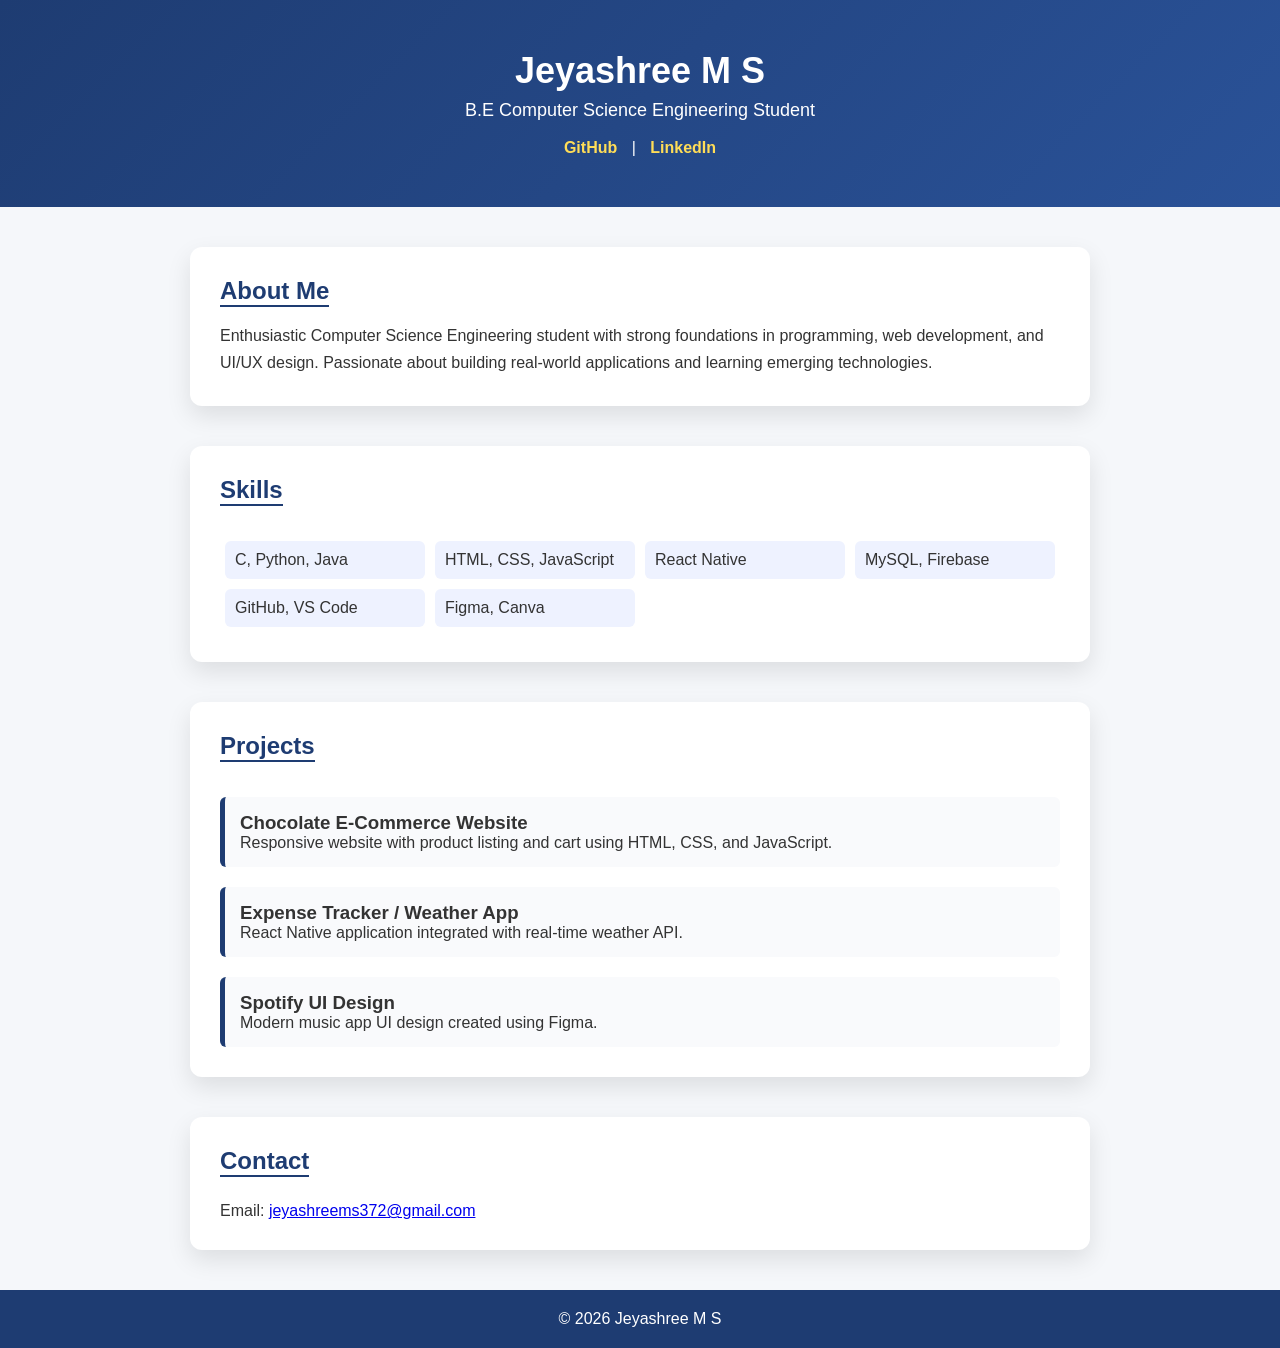
<file: port.html>
<!DOCTYPE html>
<html lang="en">
<head>
<meta charset="UTF-8">
<meta name="viewport" content="width=device-width, initial-scale=1.0">
<title>Jeyashree M S | Portfolio</title>

<style>
* {
  margin: 0;
  padding: 0;
  box-sizing: border-box;
  font-family: 'Segoe UI', sans-serif;
}

body {
  background: #f5f7fa;
  color: #333;
}

header {
  background: linear-gradient(135deg, #1e3c72, #2a5298);
  color: white;
  padding: 50px 20px;
  text-align: center;
}

header h1 {
  font-size: 36px;
}

header p {
  font-size: 18px;
  margin-top: 8px;
}

header a {
  color: #ffdd57;
  margin: 0 10px;
  text-decoration: none;
  font-weight: bold;
}

section {
  max-width: 900px;
  margin: 40px auto;
  background: white;
  padding: 30px;
  border-radius: 12px;
  box-shadow: 0 10px 25px rgba(0,0,0,0.1);
}

section h2 {
  color: #1e3c72;
  margin-bottom: 15px;
  border-bottom: 2px solid #1e3c72;
  display: inline-block;
}

.about p {
  line-height: 1.7;
}

.skills ul {
  display: grid;
  grid-template-columns: repeat(auto-fit, minmax(200px, 1fr));
  list-style: none;
  margin-top: 15px;
}

.skills li {
  background: #eef2ff;
  padding: 10px;
  margin: 5px;
  border-radius: 6px;
}

.project {
  margin-top: 20px;
  padding: 15px;
  background: #f9fafc;
  border-left: 5px solid #1e3c72;
  border-radius: 6px;
}

.contact p {
  margin-top: 10px;
}

footer {
  text-align: center;
  padding: 20px;
  background: #1e3c72;
  color: white;
}
</style>
</head>

<body>

<header>
  <h1>Jeyashree M S</h1>
  <p>B.E Computer Science Engineering Student</p>
  <br>
  <a href="https://github.com/jeyashree2004" target="_blank">GitHub</a> |
  <a href="https://www.linkedin.com/in/jeyashree-ms-9b23482bb" target="_blank">LinkedIn</a>
</header>

<section class="about">
  <h2>About Me</h2>
  <p>
    Enthusiastic Computer Science Engineering student with strong foundations
    in programming, web development, and UI/UX design. Passionate about
    building real-world applications and learning emerging technologies.
  </p>
</section>

<section class="skills">
  <h2>Skills</h2>
  <ul>
    <li>C, Python, Java</li>
    <li>HTML, CSS, JavaScript</li>
    <li>React Native</li>
    <li>MySQL, Firebase</li>
    <li>GitHub, VS Code</li>
    <li>Figma, Canva</li>
  </ul>
</section>

<section class="projects">
  <h2>Projects</h2>

  <div class="project">
    <h3>Chocolate E-Commerce Website</h3>
    <p>Responsive website with product listing and cart using HTML, CSS, and JavaScript.</p>
  </div>

  <div class="project">
    <h3>Expense Tracker / Weather App</h3>
    <p>React Native application integrated with real-time weather API.</p>
  </div>

  <div class="project">
    <h3>Spotify UI Design</h3>
    <p>Modern music app UI design created using Figma.</p>
  </div>
</section>

<section class="contact">
  <h2>Contact</h2>
  <p>Email: <a href="mailto:jeyashreems372@gmail.com">jeyashreems372@gmail.com</a></p>
</section>

<footer>
  <p>© 2026 Jeyashree M S</p>
</footer>

</body>
</html>
</file>
